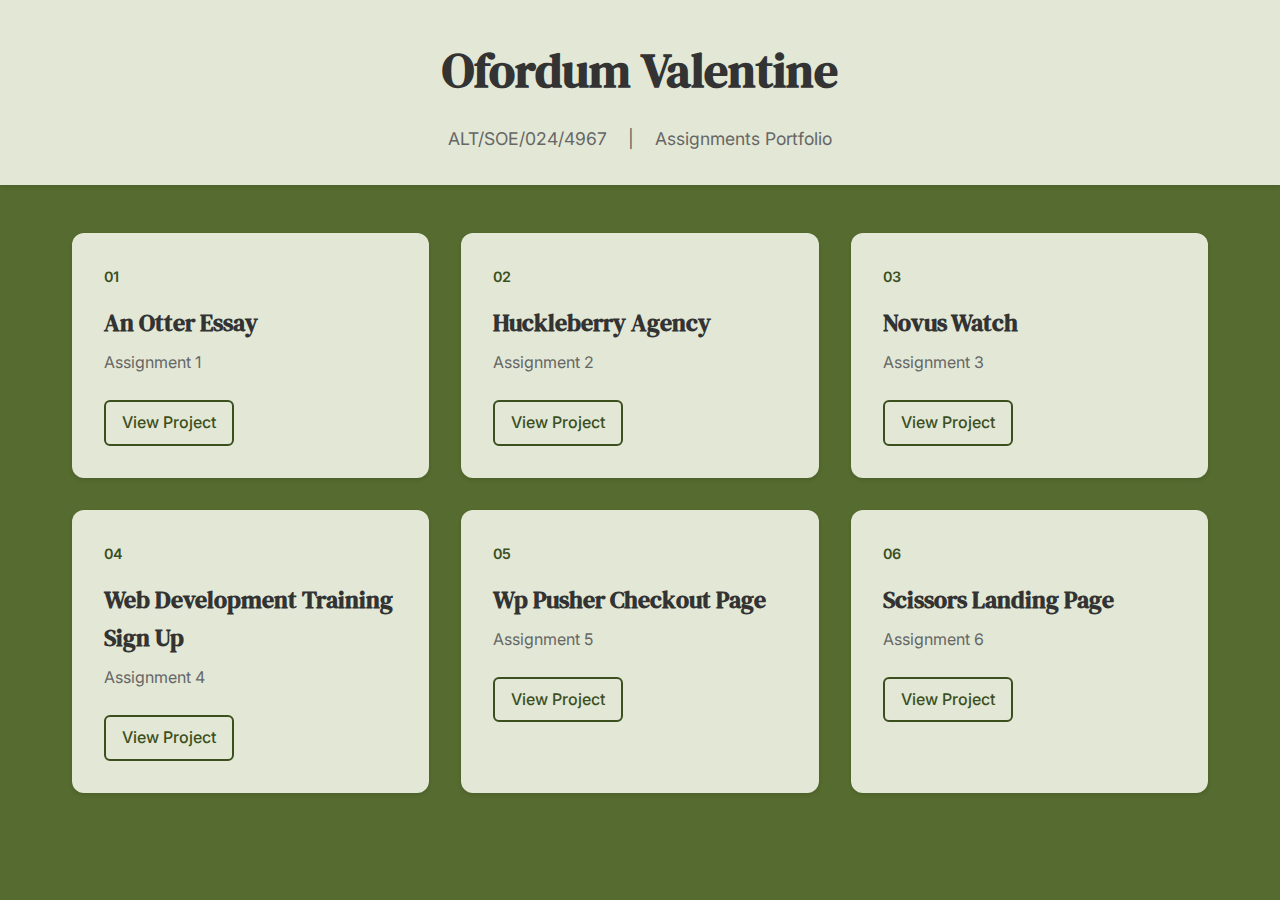
<file: index.html>
<!DOCTYPE html>
<html lang="en">
<head>
    <meta charset="UTF-8">
    <meta name="viewport" content="width=device-width, initial-scale=1.0">
    <title>Portfolio - Ofordum Valentine</title>
    <link rel="preconnect" href="https://fonts.googleapis.com">
    <link rel="preconnect" href="https://fonts.gstatic.com" crossorigin>
    <link href="https://fonts.googleapis.com/css2?family=DM+Serif+Text:ital@0;1&family=Inter:wght@400;500;600&display=swap" rel="stylesheet">
    <link rel="stylesheet" href="style.css">
</head>
<body>
    <header>
        <div class="header-content">
            <h1>Ofordum Valentine</h1>
            <div class="student-info">
                <span class="student-id">ALT/SOE/024/4967</span>
                <span class="divider">|</span>
                <span class="assignment-label">Assignments Portfolio</span>
            </div>
        </div>
    </header>

    <main>
        <div class="assignments-grid">
            <article class="assignment-card">
                <div class="card-content">
                    <span class="assignment-number">01</span>
                    <h2>An Otter Essay</h2>
                    <p>Assignment 1</p>
                    <a href="./Assignment 1/index.html" class="view-project">View Project</a>
                </div>
            </article>

            <article class="assignment-card">
                <div class="card-content">
                    <span class="assignment-number">02</span>
                    <h2>Huckleberry Agency</h2>
                    <p>Assignment 2</p>
                    <a href="./Assignment 2/index.html" class="view-project">View Project</a>
                </div>
            </article>

            <article class="assignment-card">
                <div class="card-content">
                    <span class="assignment-number">03</span>
                    <h2>Novus Watch</h2>
                    <p>Assignment 3</p>
                    <a href="./Assignment 3/index.html" class="view-project">View Project</a>
                </div>
            </article>

            <article class="assignment-card">
                <div class="card-content">
                    <span class="assignment-number">04</span>
                    <h2>Web Development Training Sign Up</h2>
                    <p>Assignment 4</p>
                    <a href="./Assignment 4/index.html" class="view-project">View Project</a>
                </div>
            </article>

            <article class="assignment-card">
                <div class="card-content">
                    <span class="assignment-number">05</span>
                    <h2>Wp Pusher Checkout Page</h2>
                    <p>Assignment 5</p>
                    <a href="./Assignment 5/index.html" class="view-project">View Project</a>
                </div>
            </article>

            <article class="assignment-card">
                <div class="card-content">
                    <span class="assignment-number">06</span>
                    <h2>Scissors Landing Page</h2>
                    <p>Assignment 6</p>
                    <a href="./Assignment 6/index.html" class="view-project">View Project</a>
                </div>
            </article>
        </div>
    </main>
</body>
</html>
</file>
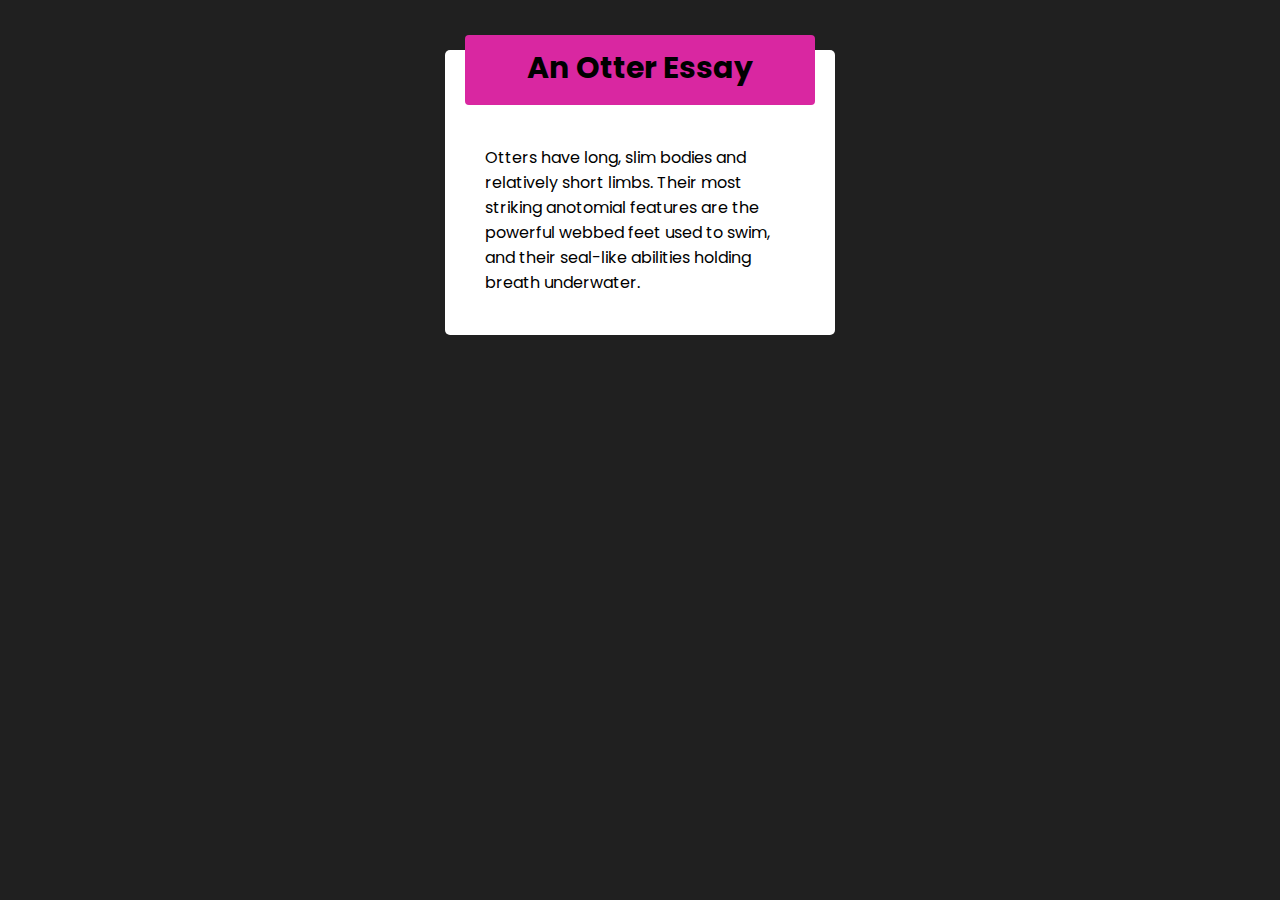
<file: Assignment 1/index.html>
<!DOCTYPE html>
<html lang="en">
<head>
    <meta charset="UTF-8">
    <meta name="viewport" content="width=device-width, initial-scale=1.0">
    <link rel="stylesheet" href="style.css">
    <link rel="preconnect" href="https://fonts.googleapis.com">
    <link rel="preconnect" href="https://fonts.gstatic.com" crossorigin>
    <link href="https://fonts.googleapis.com/css2?family=Poppins:ital,wght@0,100;0,200;0,300;0,400;0,500;0,600;0,700;0,800;0,900;1,100;1,200;1,300;1,400;1,500;1,600;1,700;1,800;1,900&display=swap" rel="stylesheet">
    <title>An otter Essay</title>
    </head>
    <body>
        <div class="container">
            <div class="title">An Otter Essay</div>
            <div class="content">
                Otters have long, slim bodies and relatively short limbs. Their most striking anotomial features are the powerful webbed feet used to swim, and their seal-like abilities holding breath underwater.
            </div>
        </div>
    </body>
</html>
</file>
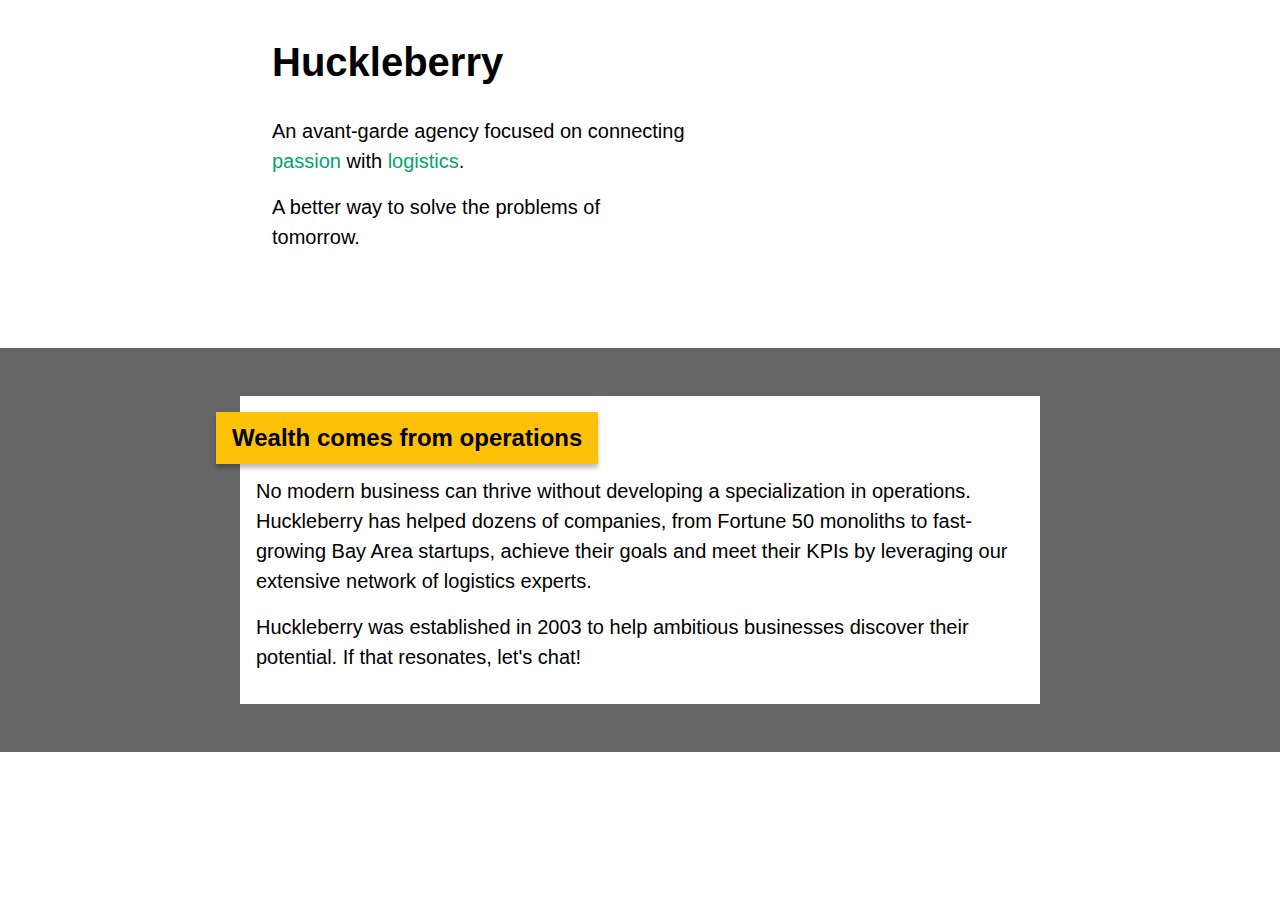
<file: Assignment 2/index.html>
<!DOCTYPE html>
<html lang="en">
<head>
    <meta charset="UTF-8">
    <meta name="viewport" content="width=device-width, initial-scale=1.0">
    <title>Huckleberry</title>
    <link rel="stylesheet" href="style.css">
</head>
<body>
    <section class="hero">
        <div class="hero-content">
            <h1>Huckleberry</h1>
            <p class="tagline">
                An avant-garde agency focused on connecting<br>
                <span class="highlight">passion</span> with <span class="highlight">logistics</span>.
            </p>
            <p class="subtitle">
                A better way to solve the problems of <br> tomorrow.
            </p>
        </div>
    </section>

    <section class="empty-box-top"></section>

    <section class="content">
        <div class="card">
            <h2>Wealth comes from operations</h2>
            <p>
                No modern business can thrive without developing a specialization in operations.<br> 
                Huckleberry has helped dozens of companies, from Fortune 50 monoliths to fast-<br>growing 
                Bay Area startups, achieve their goals and meet their KPIs by leveraging our<br>
                extensive network of logistics experts.
            </p>
            
            <p class="tablet">
                No modern business can thrive without developing a specialization in operations.<br> 
                Huckleberry has helped dozens of companies, from Fortune 50 monoliths to fast-<br>growing 
                Bay Area startups, achieve their goals and meet their KPIs by leveraging<br>our extensive network of logistics experts.
            </p>
            
            <p class="mobile">
                No modern business can thrive without developing a specialization in operations.<br> 
                Huckleberry has helped dozens of companies, from Fortune 50 monoliths to fast-<br>growing 
                Bay Area startups, achieve their goals and meet their KPIs by leveraging<br>our extensive network of logistics experts.
            </p>
            
            <p>
                Huckleberry was established in 2003 to help ambitious businesses discover their <br> 
                potential. If that resonates, let's chat!
            </p>

            <p class="tablet">
                Huckleberry was established in 2003 to help ambitious businesses discover their <br> 
                potential. If that resonates, let's chat!
            </p>

            <p class="mobile">
                Huckleberry was established in 2003 to help ambitious businesses discover their <br> 
                potential. If that resonates, let's chat!
            </p>
        </div>
    </section>

    <section class="empty-box-middle"></section>

    <section class="empty-box"></section>
</body>
</html>
</file>
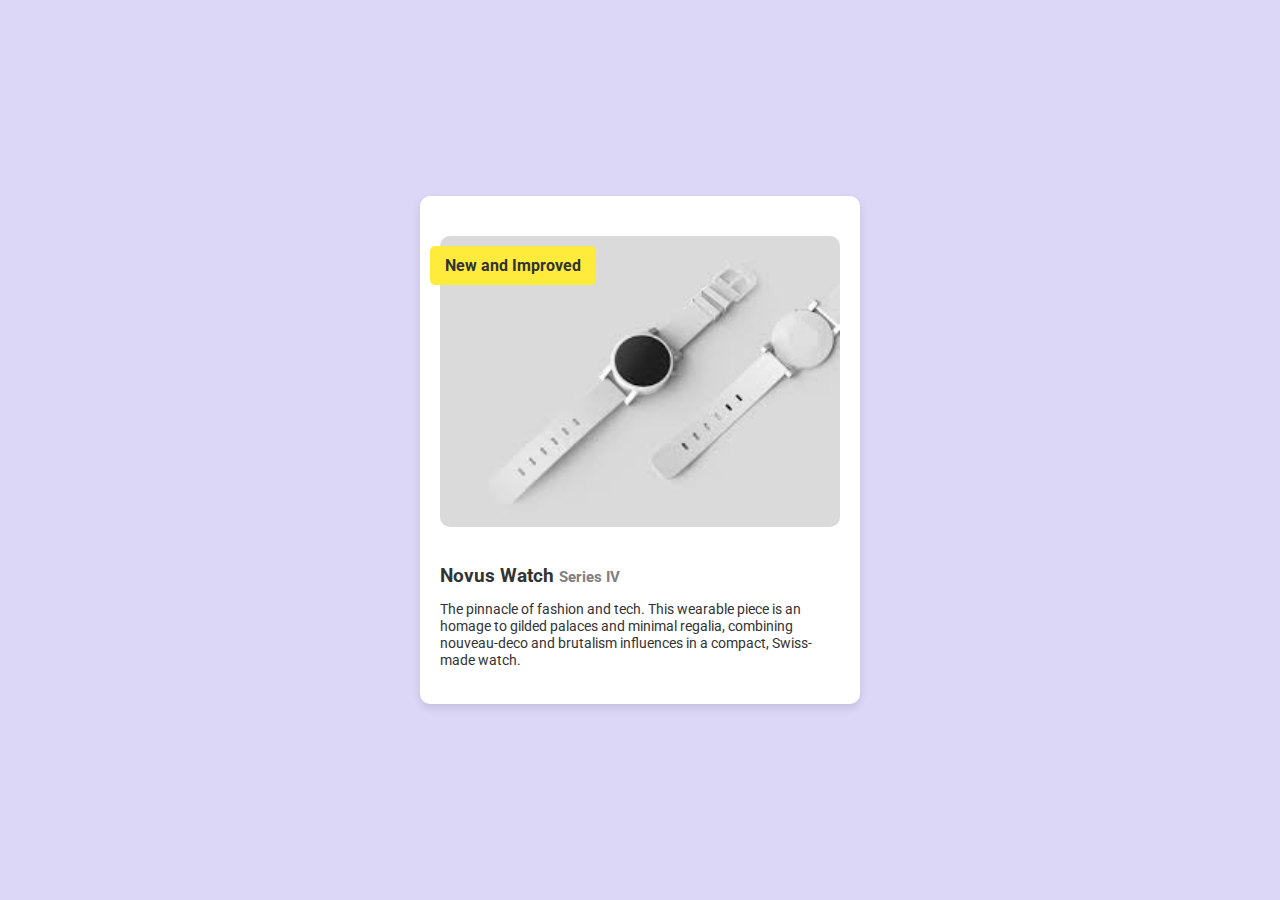
<file: Assignment 3/index.html>
<!DOCTYPE html>
<html lang="en">
<head>
    <meta charset="UTF-8">
    <meta name="viewport" content="width=device-width, initial-scale=1.0">
    <title>Novus Watch</title>
    <link rel="preconnect" href="https://fonts.googleapis.com">
    <link rel="preconnect" href="https://fonts.gstatic.com" crossorigin>
    <link href="https://fonts.googleapis.com/css2?family=Roboto:ital,wght@0,100..900;1,100..900&display=swap" rel="stylesheet">
    <link rel="stylesheet" href="style.css">
</head>
<body>
    <div class="card">
        <div class="image-container">
        <div class="banner">New and Improved</div>
        <img src="img.jpg" alt="Novus Watch Series IV" class="watch-image">
        <h1><span class="brand">Novus Watch</span> <span class="model">Series IV</span></h1>
        <p class="description">The pinnacle of fashion and tech. This wearable piece is an homage to gilded palaces and minimal regalia, combining nouveau-deco and brutalism influences in a compact, Swiss-made watch.</p>
    </div>
</body>
</html>
</file>
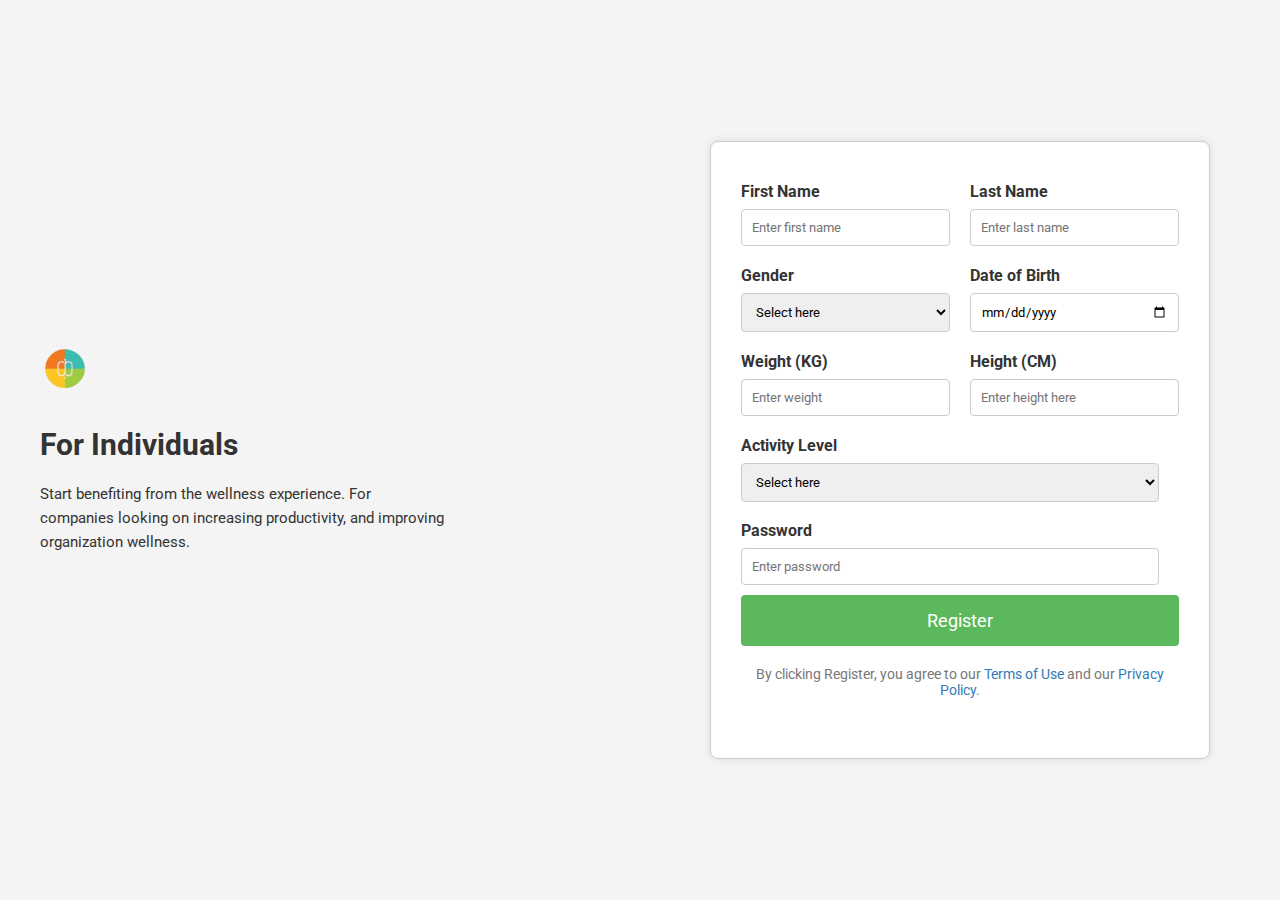
<file: Assignment 4/index.html>
<!DOCTYPE html>
<html lang="en">
<head>
    <meta charset="UTF-8">
    <title>WebDev</title>
    <link rel="icon" type="jpg" href="./Assets/images/logo.png">
    <meta name="viewport" content="width=device-width, initial-scale=1.0">
    <link rel="stylesheet" href="style.css">
    <link rel="preconnect" href="https://fonts.googleapis.com">
    <link rel="preconnect" href="https://fonts.gstatic.com" crossorigin>
    <link href="https://fonts.googleapis.com/css2?family=Roboto:ital,wght@0,100..900;1,100..900&display=swap" rel="stylesheet">
    <link rel="stylesheet" href="https://cdnjs.cloudflare.com/ajax/libs/font-awesome/6.7.2/css/all.min.css" integrity="sha512-Evv84Mr4kqVGRNSgIGL/F/aIDqQb7xQ2vcrdIwxfjThSH8CSR7PBEakCr51Ck+w+/U6swU2Im1vVX0SVk9ABhg==" crossorigin="anonymous" referrerpolicy="no-referrer" />
</head>
<body>

    <div class="container">
        <div class="left-panel">

        <div class="status-bar">
            <div class="time">10:47</div>
            <div class="icons">
                <div class="icon"><i class="fa-solid fa-signal"></i></div>
                <div class="icon"><i class="fa-solid fa-wifi"></i></div>
                <div class="icon"><i class="fa-solid fa-battery-three-quarters"></i></div>
            </div>
        </div>


            <img src="./Assets/images/logo.png" alt="Logo" class="logo">
            <h2>For Individuals</h2>
            <p>
                Start benefiting from the wellness experience. For <br>companies looking on increasing productivity, and improving <br> organization wellness.
            </p>
        </div>

        <div class="right-panel">
            <div class="form-border">
                <form>
                    <div class="row">
                        <div class="form-group">
                            <label for="first-name">First Name</label>
                            <input type="text" id="first-name" name="first_name" placeholder="Enter first name">
                        </div>

                        <div class="form-group">
                            <label for="last-name">Last Name</label>
                            <input type="text" id="last-name" name="last_name" placeholder="Enter last name">
                        </div>
                    </div>
            
                    <div class="row">
                        <div class="form-group">
                            <label for="gender">Gender</label>
                            <select id="gender" name="gender">
                                <option value="">Select here</option>
                                <option value="male">Male</option>
                                <option value="female">Female</option>
                                <option value="other">Other</option>
                            </select>
                        </div>

                        <div class="form-group">
                            <label for="dob">Date of Birth</label>
                            <input type="date" id="dob" name="dob" placeholder="Select here">
                        </div>
                    </div>
                   
                    <div class="row">
                        <div class="form-group">
                            <label for="weight">Weight (KG)</label>
                            <input type="number" id="weight" name="weight" placeholder="Enter weight">
                        </div>
                        
                        <div class="form-group">
                            <label for="height">Height (CM)</label>
                            <input type="number" id="height" name="height" placeholder="Enter height here">
                        </div>
                    </div>
              
                    <div class="row">
                        <div class="form-group">
                            <label for="activity-level">Activity Level</label>
                            <select id="activity-level" name="activity_level">
                                <option value="">Select here</option>
                             
                                <option value="low">Low</option>
                                <option value="moderate">Moderate</option>
                                <option value="high">High</option>
                            </select>
                        </div>

                        <!-- <div class="form-group">
                            <label for="password">Password</label>
                            <input type="password" id="password" name="password">
                        </div> -->

                        <div id="password" class="form-group">
                            <label for="password"><br>Password</label>
                            <input type="password" id="password" name="password" placeholder="Enter password">
                    </div>
             
                    <button type="submit">Register</button>
                
                    <p class="terms">
                        By clicking Register, you agree to our <a href="#">Terms of Use</a> and our <a href="#">Privacy Policy</a>.
                    </p>
                </form>
            </div>
        </div>
    </div>

</body>
</html>
</file>
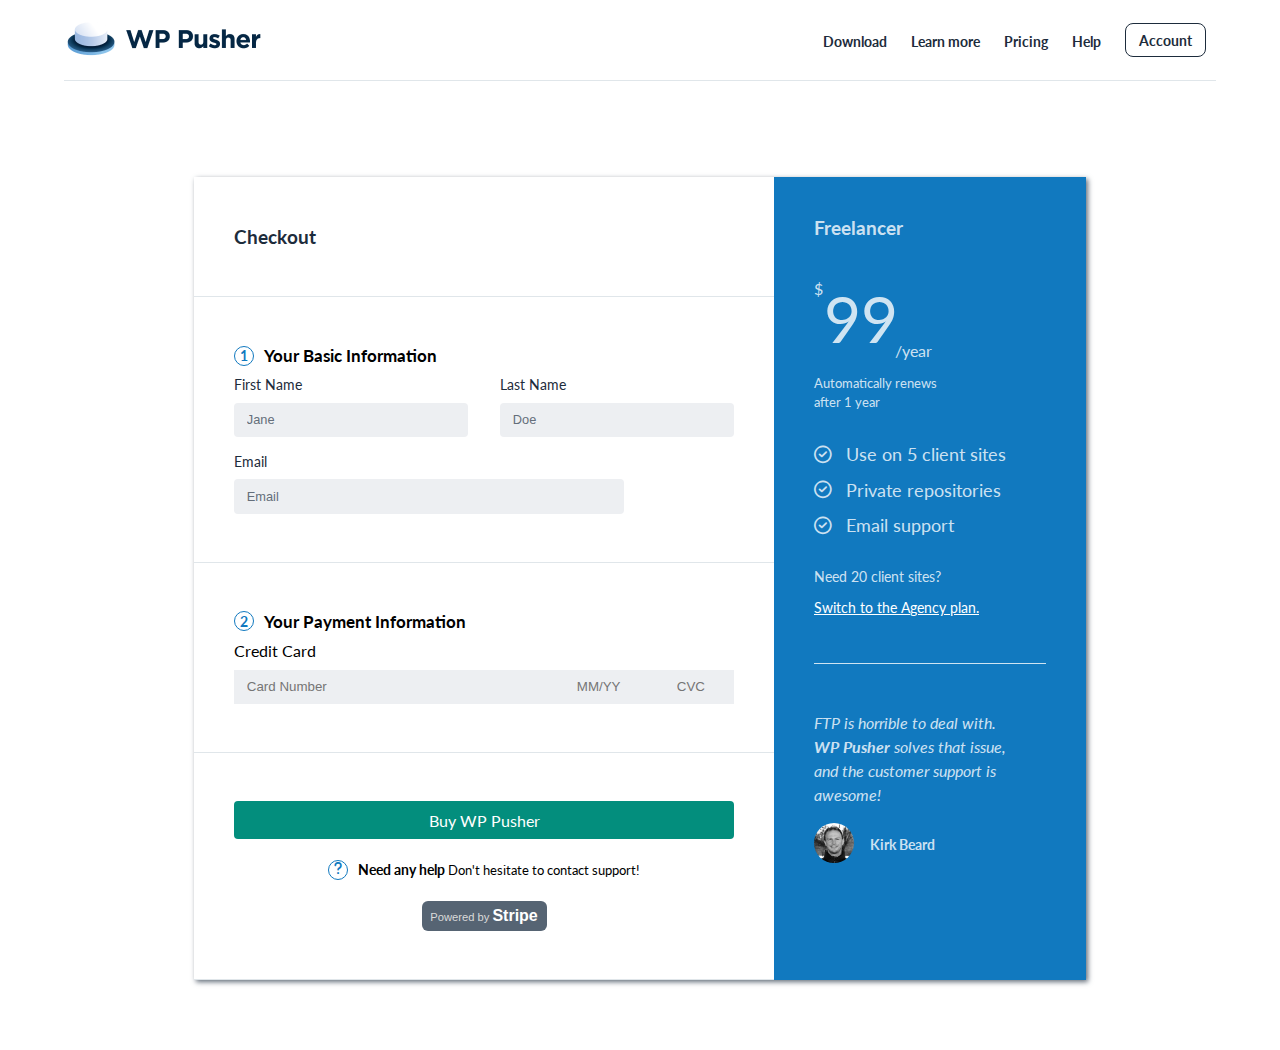
<file: Assignment 5/index.html>
<!DOCTYPE html>
<html lang="en">
<head>
    <meta charset="UTF-8">
    <meta name="viewport" content="width=device-width, initial-scale=1.0">
    <title>Wp Pusher</title>
    <link rel="stylesheet" href="style.css">
    <link rel="stylesheet" href="https://cdnjs.cloudflare.com/ajax/libs/font-awesome/6.7.2/css/all.min.css" />
</head>
<body class="flex-column">
    <div class="container flex-column">
        <header class="header">

            <div>
                <img src="./images/wppusher.png" alt="">
            </div>

            <nav>
                <ul>
                    <li><a href="#">Download</a></li>
                    <li><a href="#">Learn more</a></li>
                    <li><a href="#">Pricing</a></li>
                    <li><a href="#">Help</a></li>
                    <li><a href="#">Account</a></li>
                </ul>
            </nav>
        </header>

        <main class="main"> 
            <div class="main--con-1">
                <div class="checkout">
                    <h2>Checkout</h2>
                </div>

                <div class="basic-info">
                    <h4><span>1</span> Your Basic Information</h4>
                    <form action="">
                        <div class="personal-info-con">
                            <div>
                                <label for="firstName">First Name</label>
                                <input type="text" placeholder="Jane" id="firstName">
                            </div>

                            <div>
                                <label for="lastName">Last Name</label>
                                <input type="text" placeholder="Doe" id="lastName">
                            </div>
                        </div>
                        
                        <div class="personal-email-con">
                            <label for="email">Email</label>
                            <input type="email" placeholder="Email" id="email">
                        </div>
                    </form>
                </div>


                <div class="cc-con">
                    <h4><span>2</span> Your Payment Information</h4>
                    <form action="">
                        <label for="cardnumber">Credit Card</label>
                        <div>
                            <input type="text" placeholder="Card Number" id="cardnumber">
                            <input type="text" placeholder="MM/YY">
                            <input type="text" placeholder="CVC">
                        </div>
                    </form>
                </div>

                <div class="pusher">
                    <a href="#">Buy WP Pusher</a>
                    <div>
                        <i class="fa-solid fa-question"></i>
                        <p><span>Need any help</span> Don't hesitate to contact support!</p>
                    </div>
                    <button>Powered by <span>Stripe</span></button>
                </div>
            </div>


            <div class="main--con-2">
                <h3>Freelancer</h3>

                <div class="sub">
                    <div>
                        <span>$</span>
                        <p>99</p>
                        <span>/year</span>
                    </div>
                    <p>Automatically renews after 1 year</p>
                </div>


                <div class="services">
                    <div>
                        <i class="fa-regular fa-circle-check"></i>
                        <p>Use on 5 client sites</p>
                    </div>
                    <div>
                        <i class="fa-regular fa-circle-check"></i>
                        <p>Private repositories</p>
                    </div>
                    <div>
                        <i class="fa-regular fa-circle-check"></i>
                        <p>Email support</p>
                    </div>
                </div>


                <div class="client">
                    <p>Need 20 client sites?</p>
                    <a href="#">Switch to the Agency plan.</a>
                </div>

                <div class="line"></div>

                <div class="user">
                    <p>FTP is horrible to deal with. <span>WP Pusher</span> solves that issue, and the customer support is awesome!</p>
                    <div class="user-info">
                        <div>
                            <img class="image" src="./images/kirk.jpg" alt="">
                        </div>
                        <h3>Kirk Beard</h3>
                    </div>
                </div>
            </div>
        </main>
    </div>
</body>
</html>
</file>
<file: style.css>
:root {
    --primary-color: #333;
    --secondary-color: #666;
    --background-color: #556B2F;  /* olive green background */
    --card-background: #E2E8D5;   /* light olive green for cards */
    --accent-color: #3C4F1E;      /* darker olive green for accents */
}

* {
    margin: 0;
    padding: 0;
    box-sizing: border-box;
}

body {
    font-family: 'Inter', sans-serif;
    background-color: var(--background-color);
    color: var(--primary-color);
    line-height: 1.6;
}

header {
    background-color: var(--card-background);
    padding: 2rem;
    box-shadow: 0 2px 4px rgba(0,0,0,0.1);
}

.header-content {
    max-width: 1200px;
    margin: 0 auto;
    text-align: center;
}

h1 {
    font-family: 'DM Serif Text', serif;
    font-size: 3rem;
    margin-bottom: 1rem;
    color: var(--primary-color);
}

.student-info {
    color: var(--secondary-color);
    font-size: 1.1rem;
}

.student-info .divider {
    margin: 0 1rem;
}

main {
    max-width: 1200px;
    margin: 3rem auto;
    padding: 0 2rem;
}

.assignments-grid {
    display: grid;
    grid-template-columns: repeat(auto-fit, minmax(300px, 1fr));
    gap: 2rem;
}

.assignment-card {
    background-color: var(--card-background);
    border-radius: 12px;
    overflow: hidden;
    transition: transform 0.3s ease, box-shadow 0.3s ease;
    box-shadow: 0 2px 4px rgba(0,0,0,0.1);
}

.assignment-card:hover {
    transform: translateY(-5px);
    box-shadow: 0 5px 15px rgba(0,0,0,0.1);
}

.card-content {
    padding: 2rem;
}

.assignment-number {
    font-size: 0.9rem;
    color: var(--accent-color);
    font-weight: 600;
    display: block;
    margin-bottom: 1rem;
}

.assignment-card h2 {
    font-family: 'DM Serif Text', serif;
    font-size: 1.5rem;
    margin-bottom: 0.5rem;
    color: var(--primary-color);
}

.assignment-card p {
    color: var(--secondary-color);
    margin-bottom: 1.5rem;
}

.view-project {
    display: inline-block;
    text-decoration: none;
    color: var(--accent-color);
    font-weight: 500;
    padding: 0.5rem 1rem;
    border: 2px solid var(--accent-color);
    border-radius: 6px;
    transition: all 0.3s ease;
    background-color: transparent;
}

.view-project:hover {
    background-color: var(--accent-color);
    color: var(--card-background);
}

@media (max-width: 768px) {
    h1 {
        font-size: 2.5rem;
    }

    .student-info {
        flex-direction: column;
        gap: 0.5rem;
    }

    .student-info .divider {
        display: none;
    }

    .assignments-grid {
        grid-template-columns: 1fr;
    }
}
</file>
<file: Assignment 1/style.css>
body {
    background-color: #202020;
    margin: 0;
    padding: 0;
    font-family: "Poppins", serif;
}

.container {
    background-color: white;
    width: 350px;
    margin: 50px auto;
    padding: 20px;
    border-radius: 5px;
    text-align: left;

} 

.title {

    background-color: rgb(217, 39, 161);
    color: black;
    font-weight: bold;
    font-size: 30px;
    text-align: center;
    padding: 10px;
    border-radius: 4px;
    position: relative;
    z-index: 1;
    margin-top: -35px;
    height: 50px;
}

.content {
    padding: 20px;
    margin-top: 20px; ;
}
</file>
<file: Assignment 2/style.css>
* {
    margin: 0;
    padding: 0;
    box-sizing: border-box;
}

body {
    font-family: -apple-system, BlinkMacSystemFont, 'Segoe UI', Roboto, Oxygen, Ubuntu, Cantarell, sans-serif;
    line-height: 1.5;
}

.hero {
    background-color: white;
    width: 100%;
    padding: 2rem 0 6rem 0;
    box-shadow: 0px 4px 4px 0px rgba(0, 0, 0, 0.25);
}

.hero-content {
    max-width: 800px;
    margin: 0 auto;
    padding: 0 2rem;
}

h1 {
    font-size: 2.5rem;
    margin-bottom: 1.5rem;
}

.tagline {
    font-size: 1.25rem;
    margin-bottom: 1rem;
}

.highlight {
    color: #00a670;
}

.subtitle {
    font-size: 1.25rem;
}

.content {
    background-color: #666;
    width: 100%;
    padding: 3rem 0;
        box-shadow: 0 4px 6px #423e3e(0, 0, 0, 0.1);

}

.card {
    background-color: white;
    max-width: 800px;
    margin: 0 auto;
    padding: 1rem;
    box-shadow: 0 4px 6px #ffc107(0, 0, 0, 0.1);
}

h2 {
    font-size: 1.5rem;
    background-color: #ffc107;
    display: inline-block;
    padding: 0.5rem 1rem;
    margin-bottom: 1.5%;
    margin-left: -2.5rem;
    
    box-shadow: 0px 4px 4px 0px rgba(0, 0, 0, 0.25);
}

.card p {
    margin-bottom: 1rem;
}

p {
    font-size: 1.25rem;
}

.card p:last-child {
    margin-bottom: 0;
}


.tablet {
    display: none;
}


.mobile {
    display: none;
}


@media screen and (max-width: 768px) {
    body {
        background-color: white;
    }

    .hero {
        padding: 2rem 0 4rem 0;
    }

    .hero-content {
        max-width: 100%;
        margin: 0;
        padding: 2rem;
        background-color: white;
        width: 80%;
       
    }

    .content {
        background-color: white;
        width: 80%;
        margin: 2rem 0;
        padding: 2rem;
       
    }

    .card {
        background-color: white;
        max-width: 100%;
        margin: 0;
        padding: 0;
        box-shadow: none;
    }

    h2 {
        margin-left: 0;
        margin-bottom: 1.5rem;
    }

    .empty-box-top {
        width: 100%;
        height: 200px;
        background-color: #666;
        margin: 2rem 0;
        position: relative;
        z-index: 1;
        display: block;
    }

    .empty-box-middle, .empty-box {
        width: 100%;
        height: 200px;
        background-color: white;
        margin: 2rem 0;
        position: relative;
        z-index: 1;
        display: block;
    }


    .tablet {
        display: block;
    }

    .card p:not(.tablet) {
        display: none;
    }
}


@media screen and (max-width: 480px) {  
 
    .mobile {
        display: block !important;
    }


    .card p:not(.mobile) {
        display: none !important;  
    }

    .tablet {
        display: none !important;
    }

    body {
        background-color: white;
    }

    .hero {
        padding: 2rem 0 4rem 0;
    }

    .hero-content {
        max-width: 100%;
        margin: 0;
        padding: 2rem;
        background-color: white;
        width: 80%;
    }

    .content {
        background-color: white;
        width: 80%;
        margin: 2rem 0;
        padding: 2rem;
    }

    .card {
        background-color: white;
        max-width: 100%;
        margin: 0;
        padding: 0;
        box-shadow: none;
    }

    h2 {
        margin-left: 0;
        margin-bottom: 1.5rem;
    }

    .empty-box-top {
        width: 100%;
        height: 200px;
        background-color: #666;
        margin: 2rem 0;
        position: relative;
        z-index: 1;
        display: block;
    }

    .empty-box-middle, .empty-box {
        width: 100%;
        height: 200px;
        background-color: white;
        margin: 2rem 0;
        position: relative;
        z-index: 1;
        display: block;
    }
}

.empty-box-top, .empty-box-middle, .empty-box {
    display: none;  
}
</file>
<file: Assignment 3/style.css>
body {
    background-color: #dcd6f7;
    display: flex;
    justify-content: center;
    align-items: center;
    height: 100vh;
    margin: 0;
    font-family: "Roboto", serif;
}

.card {
   background-color: #fff;
    border-radius: 10px;
    padding: 20px;
    width: 400px;
    box-shadow: 0 4px 8px rgba(0, 0, 0, 0.1);
    text-align: center;
}

.image-container {
    position: relative;
}

.banner {
    position:absolute;
    top: 30px;
    left: -10px;
    background-color: #ffeb3b;
    color: #333;
    padding: 10px 15px;
    border-radius: 5px;
    font-weight: bold;
    display: inline-block;
    margin-bottom: 20px;

}

.watch-image {
    width: 100%;
    margin: 20px 0;
    border-radius: 10px;
}

h1 {
    font-size: 1.2em;
    margin-bottom: 10px;
    text-align: left;
    background-color: #fff;
}

.brand 
{
color: #333;
}

.model {
    color: grey;
    font-size: 0.8em;
   
}

.description {
    font-size: 0.9em;
    color: #333;
    background-color: #fff;
    text-align: left;
}
</file>
<file: Assignment 4/style.css>
* {
    font-family: "Roboto", serif;
    margin: 0;
    padding: 0;
    box-sizing: border-box;
}


body {
    font-family: "Roboto", serif;
    color: #333;
    background-color: #f4f4f4;
}

.container {
    display: flex;
    height: 100vh;
}

.left-panel {
    flex: 1;
    background-color: #f4f4f4;
    padding: 60px 40px;
    display: flex;
    flex-direction: column;
    justify-content: center;
}

.left-panel .logo {
    width: 50px; 
    margin-bottom: 30px;
    margin-right: ;
}

.left-panel h2 {
    font-size: 30px;
    margin-bottom: 20px;
}

.left-panel p {
    font-size: 15px;
    line-height: 1.6;
    max-width: 500px;
}

.right-panel {
    flex: 1;
    display: flex;
    justify-content: center;
    align-items: center;
    padding: 60px 40px;
}

.form-border {
    background-color: #fff;
    border: 1px solid #ccc;
    padding: 40px 30px;
    border-radius: 8px;
    width: 100%;
    max-width: 500px;
    box-shadow: 0 0 10px rgba(0, 0, 0, 0.1);
}

form {
    width: 100%;
}

.row {
    display: flex;
    flex-wrap: wrap;
    margin-bottom: 20px;
}

.form-group {
    flex: 1;
    min-width: 200px;
    margin-right: 20px;
}

.form-group:last-child {
    margin-right: 0;
}

.form-group label {
    display: block;
    margin-bottom: 8px;
    font-weight: bold;
}

.form-group input,
.form-group select {
    width: 100%;
    padding: 10px;
    border: 1px solid #ccc;
    border-radius: 4px;
}

button {
    width: 100%;
    padding: 15px;
    background-color: #5cb85c;
    color: #fff;
    border: none;
    font-size: 18px;
    border-radius: 4px;
    cursor: pointer;
    margin-top: 10px;
}

button:hover {
    background-color: #4cae4c;
}

.terms {
    margin-top: 20px;
    font-size: 14px;
    text-align: center;
    color: #777;
}

.terms a {
    color: #337ab7;
    text-decoration: none;
}

.terms a:hover {
    text-decoration: underline;
}

.status-bar {
    display: none;
}



@media (max-width: 480px) {

    .container {
        flex-direction: column;
    }

    .left-panel {
        padding: 20px;
        top: 0;
        margin: 0 auto;
        order: -1;
    }

    .left-panel .logo {
        width: 50px;
    }

    .left-panel h2 {
        font-size: 24px;
    }

    .left-panel p {
        font-size: 14px;
    }

    .right-panel {
        padding: 20px;
    }

    .form-border {
        padding: 30px 20px;
    }

    .form-group label {
        font-size: 14px;
    }

    .form-group input,
    .form-group select {
        padding: 8px;
        font-size: 14px;
    }

    button {
        padding: 12px;
        font-size: 14px;
    }

    .terms {
        font-size: 12px;
    }

   .status-bar {
        display: flex;
        justify-content: space-between;
        align-items: center;
        padding: 10px;
   }

   .time {
        text-align: left;
        flex: 1;
   }

   .icons {
    display: flex;
    flex: 1;
    justify-content: flex-end;
   }

   .icon {
    margin: 0 5px;
   }

}
</file>
<file: Assignment 5/style.css>
@import url('https://fonts.googleapis.com/css2?family=Lato:ital,wght@0,100;0,300;0,400;0,700;0,900;1,100;1,300;1,400;1,700;1,900&family=Red+Hat+Text:ital,wght@0,300..700;1,300..700&display=swap');

:root {
    --projectWidth: 1440px;
    --contentWidth: 892px;
    --navColor: #1D2C3C;
    --inputBgColor: #EDEFF2;
    --inputPH: #646E7A;
    --buyPusherBg: #646E7A;
    --freelancerBg: #1179BF;
    --freelancerWidth: 312px;
    --headerBB: #E0E6EA;
}

* {
    padding: 0;
    margin: 0;
    box-sizing: border-box;
}

html {
    font-size: 16px;
}

body {
   font-family: Lato, sans-serif;
   margin-bottom: 70px;
}

.flex-column {
    display: flex;
    flex-direction: column;
    justify-content: center;
    align-items: center;
}


.container {
    width: var(--projectWidth);
    gap: 6rem;
}

.header {
    display: flex;
    align-items: center;
    justify-content: space-between;
    width: 80%;
    padding: 1.2rem 0;
    border-bottom: 1px solid var(--headerBB);
}

.header nav ul li{
    display: inline;
    margin-inline: 10px;
    text-align: center;
}


.header nav ul li a:link,
.header nav ul li a:visited{
    text-decoration: none;
    color: var(--navColor);
    font-weight: 700;
    font-size: .88rem;
}

.header nav ul li a:hover{
    color: var(--freelancerBg);
}

.header nav ul li:last-child{
    border: 1px solid var(--navColor);
    padding: .4rem .8rem;
    border-radius: 8px;
}

.main {
    width: var(--contentWidth); 
    box-shadow: 2px 2px 5px var(--buyPusherBg);
    display: grid;
    grid-template-columns: 1fr var(--freelancerWidth);
}

.main .main--con-1{

    display: flex;
    flex-direction: column;
}

.main .main--con-1 > div{
    border-bottom: 1px solid var(--headerBB);
   padding: 3rem 2.5rem;
}

.main .main--con-1 .checkout h2{
    font-size: 1.2rem;
    color: var(--navColor);
}

.main .main--con-1 .basic-info,
.main .main--con-1 .cc-con{
    display: flex;
    flex-direction: column;
    gap: .6rem;
}

.main .main--con-1 .basic-info h4,
.main .main--con-1 .cc-con h4{
    display: flex;
    align-items: center;
    gap: .6rem;
    font-size: 1.08rem;
}

.main .main--con-1 .basic-info h4 span,
.main .main--con-1 .cc-con h4 span,
.main .main--con-1 .pusher div i{
   color: var(--freelancerBg);
   border: 1px solid var(--freelancerBg);
   width: 20px;
   height: 20px;
   text-align: center;
   border-radius: 50%;
   display: flex;
   justify-content: center;
   align-items: center;
   font-size: .9rem;
}

.main .main--con-1 .basic-info form,
.main .main--con-1 .cc-con form{
    display: flex;
    flex-direction: column;
    gap: 1rem;
}

.main .main--con-1 .basic-info form .personal-info-con{
   display: flex;
   gap: 2rem;
}

.main .main--con-1 .basic-info form .personal-info-con div,
.main .main--con-1 .basic-info form .personal-email-con,
.main .main--con-1 .cc-con form{
    display: flex;
    flex-direction: column;
    gap: .6rem;
    flex: 1;
}

.main .main--con-1 .basic-info form .personal-info-con div label,
.main .main--con-1 .basic-info form .personal-email-con label{
    color: var(--navColor);
    font-size: .9rem;
}


.main .main--con-1 .basic-info form .personal-info-con div input,
.main .main--con-1 .basic-info form .personal-email-con input,
.main .main--con-1 .cc-con form div input{
    padding: .6rem .8rem;
    border: none;
    background-color: var(--inputBgColor);
    border-radius: 4px;
}

.main .main--con-1 .basic-info form .personal-info-con div input:focus,
.main .main--con-1 .basic-info form .personal-email-con input:focus{
    outline: 2px solid var(--freelancerBg);
}

.main .main--con-1 .basic-info form .personal-info-con div input::placeholder,
.main .main--con-1 .basic-info form .personal-email-con input::placeholder{
   font-size: .8rem;
   color: var(--inputPH);
}


.main .main--con-1 .basic-info form .personal-email-con input{
    width: 78%;
}

.main .main--con-1 .cc-con form div {
    width: 100%;
    display: grid;
    grid-template-columns: 1fr 100px 70px;
    border-radius: 4px;
}

.main .main--con-1 .cc-con form div input{
    border-radius: 0;
    outline: none;
}

.main .main--con-1 .pusher{
   text-align: center;
   display: flex;
   flex-direction: column;
   gap: 1.3rem;
}

.main .main--con-1 .pusher a{
    background-color: #038E7D;
    padding-block: .6rem;
    text-decoration: none;
    color: #ffffff;
    border-radius: 4px;
}

.main .main--con-1 .pusher div{
    display: flex;
    justify-content: center;
    margin: 0 auto;
    width: 70%;
    text-align: start;
    align-items: center;
    gap: .6rem;
}

.main .main--con-1 .pusher div i {
    font-size: .8rem;
}

.main .main--con-1 .pusher div p {
    font-size: .8rem;
}

.main .main--con-1 .pusher div p span {
    font-size: .9rem;
    font-weight: 700;
}

.main .main--con-1 .pusher button{
    width: 25%;
    margin: 0 auto;
    padding: .4rem .2rem;
    border-radius: 6px;
    background-color: #566473;
    border: none;
    color: #dadada;
    font-size: .7rem;
}

.main .main--con-1 .pusher button span{
    color: #ffffff;
    font-weight: 700;
    font-size: 1rem;
}

.main .main--con-2{
    background-color: var(--freelancerBg); 
    color: rgba(255, 255, 255, .8); 
    padding: 2.5rem;
    display: flex;
    flex-direction: column;
    gap: 2rem;
}


.main .main--con-2 .sub{ 
    display: flex;
    flex-direction: column;
    gap: .4rem;
}

.main .main--con-2 .sub div{ 
    display: flex;
    flex-direction: column;
    position: relative;
}

.main .main--con-2 .sub div span{ 
    position: absolute;
}

.main .main--con-2 .sub div span:first-child{ 
    top: 8%;
    left: 0;
}

.main .main--con-2 .sub div span:last-child{ 
    bottom: 8%;
    left: 35%;
}

 
.main .main--con-2 .sub div p{ 
   font-size: 4rem;
   margin-inline: 10px;
}

.main .main--con-2 .sub p{ 
    font-size: .8rem;
    max-width: 60%;
    line-height: 1.5;
}

.main .main--con-2 .services,
.main .main--con-2 .client{ 
    display: flex;
    flex-direction: column;
    gap: .9rem;
}

.main .main--con-2 .services div {
    display: flex;
    align-items: center;
    gap: .9rem;
    font-size: 1.1rem;
}

.main .main--con-2 .client {
    font-size: .9rem;
}

.main .main--con-2 .client a:link,
.main .main--con-2 .client a:visited{
    color: #ffffff;
}

.main .main--con-2 .line {
    height: 1px;
    background-color: rgba(255, 255, 255, .8);
    margin-block: 15px;
}


.main .main--con-2 .user {
    display: flex;
    flex-direction: column;
    gap: 1rem;
}

.main .main--con-2 .user p{
    max-width: 85%;
    line-height: 1.5;
    font-style: italic;
}

.main .main--con-2 .user p span{
    font-weight: bolder;
}


.main .main--con-2 .user .user-info {
    display: flex;
    align-items: center;
    gap: 1rem;
}

.image {
    width: 40px;
    height: 40px;
    border-radius: 50%;
    object-fit: cover;
}

.main .main--con-2 .user .user-info h3{
    font-size: .9rem;
}
</file>
